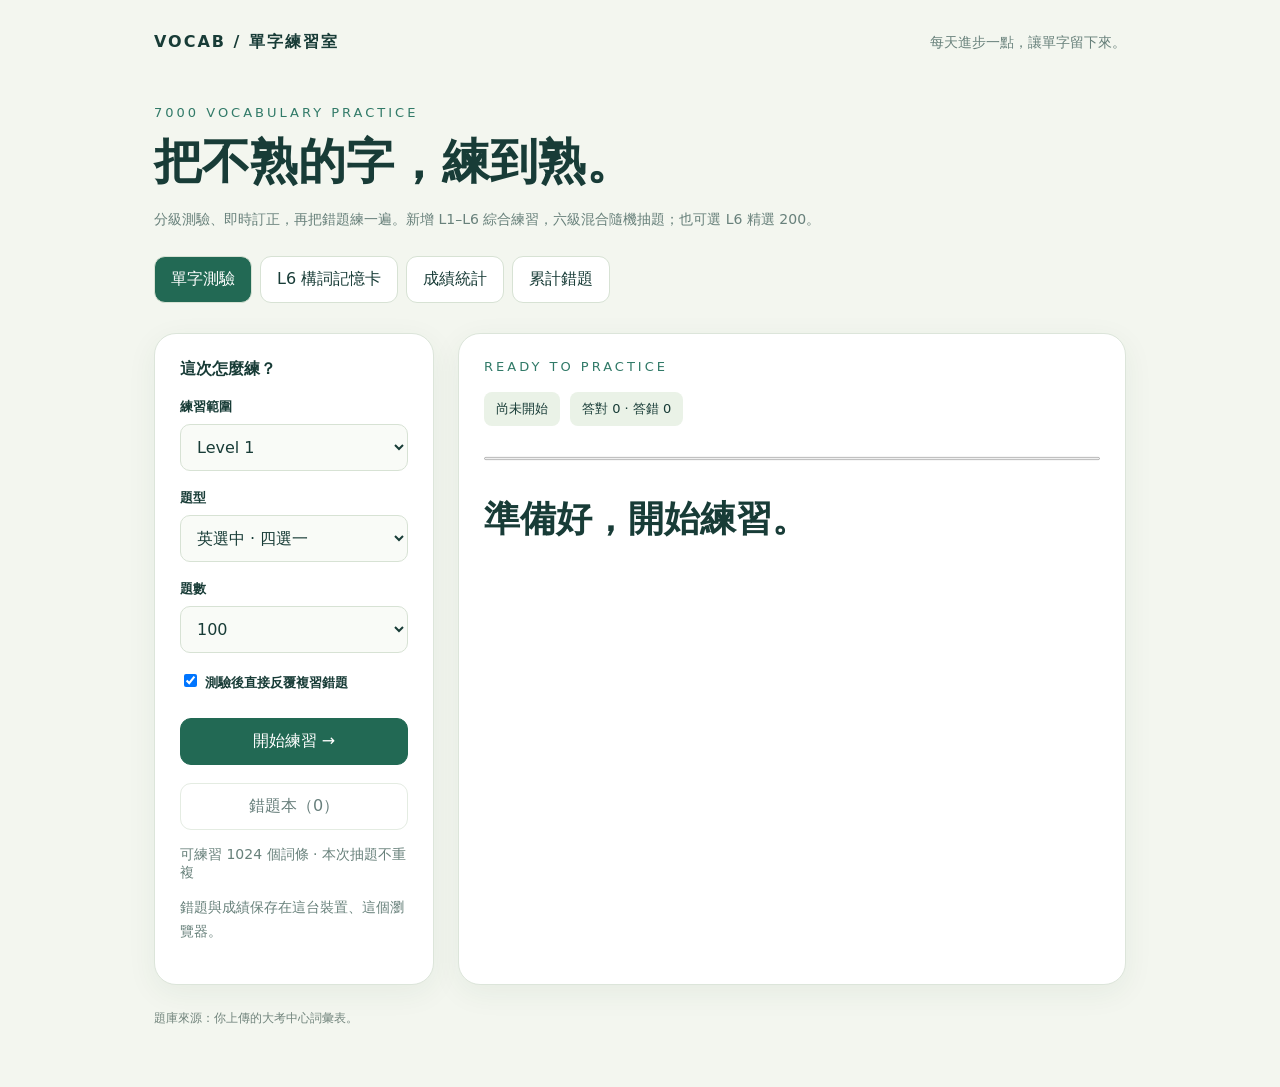
<file: index.html>
<!doctype html><html lang="zh-Hant"><head><meta charset="utf-8"><meta name="viewport" content="width=device-width,initial-scale=1"><title>單字練習室｜7000 Vocabulary</title><style>
:root{font-family:system-ui,-apple-system,sans-serif;color:#183c37;background:#f3f6ef}*{box-sizing:border-box}body{margin:0}header{max-width:1020px;margin:auto;padding:32px 24px;display:flex;justify-content:space-between;align-items:center}header b{letter-spacing:2px}header span,.muted{color:#68817b;font-size:14px}main{max-width:1020px;margin:auto;padding:20px 24px 60px}.eyebrow{color:#317a68;font-size:13px;letter-spacing:3px}h1{font-size:clamp(32px,5vw,48px);margin:10px 0}p{line-height:1.7}.layout{display:grid;grid-template-columns:280px 1fr;gap:24px;margin-top:30px}.panel{background:white;border:1px solid #dce5da;border-radius:22px;padding:25px;box-shadow:0 8px 30px #234c3410}label{display:block;font-size:13px;font-weight:650;margin:18px 0 8px}select,input{width:100%;padding:12px;background:#f9fbf7;border:1px solid #d7e2d4;border-radius:10px;color:inherit;font:inherit}button{font:inherit;cursor:pointer;border-radius:11px;border:1px solid #d7e2d4;background:white;padding:12px 16px;color:inherit}button:hover{background:#edf5eb}button:focus-visible{outline:3px solid #cf993e}button:disabled{cursor:default;opacity:.65}.primary{background:#226954;color:white;border-color:#226954}.primary:hover{background:#194f40}.wide{width:100%;margin-top:18px}.stats{display:flex;gap:10px;flex-wrap:wrap;margin:18px 0}.stat{background:#eaf2e7;padding:8px 12px;border-radius:8px;font-size:13px}progress{width:100%;height:7px;accent-color:#30765d}#prompt{font-size:clamp(24px,4vw,36px);overflow-wrap:anywhere;margin:32px 0 8px}#ipa{color:#71847c;margin-bottom:26px}.choices{display:grid;gap:12px}.choice{text-align:left;line-height:1.6;display:block;width:100%}.correct{background:#e1f4e4!important;border-color:#3f9564}.wrong{background:#fff0ec!important;border-color:#c96a54}#feedback{line-height:1.8;min-height:36px;margin:18px 0}#next{float:right}#question{min-height:470px}nav{display:flex;gap:8px;margin-top:24px}nav button.active{background:#226954;color:white}#rootCards{margin-top:26px}.root-grid{display:grid;grid-template-columns:repeat(auto-fit,minmax(min(100%,280px),1fr));gap:16px}.root-section{margin:26px 0}.root-section h3{font-size:20px}.root h4{font-size:26px;margin:12px 0;overflow-wrap:anywhere}.root-tag{font-size:12px;color:#317a68}.root-meaning{font-weight:650}.root ul{padding-left:20px;line-height:1.9}.root li{overflow-wrap:anywhere}.root-clue{font-size:14px;padding:12px;background:#edf5eb;border-radius:10px}.root details{margin-top:16px;font-size:14px;line-height:1.7}.root summary{cursor:pointer;color:#875d25}.root details p{color:#6d6c57}a{color:#226954}.root{background:white;border:1px solid #dce5da;border-radius:16px;padding:22px}.root b{font-size:24px}.root p{margin-bottom:0}.hidden{display:none!important}.notice{padding:12px;border-radius:10px;background:#fff4d9;font-size:13px}footer{margin-top:25px;font-size:12px;color:#71847c}#storageNote{color:#9b4d29}#summary{font-size:18px;line-height:1.8}#statsView{margin-top:30px}#statsView .filters{display:grid;grid-template-columns:repeat(auto-fit,minmax(180px,1fr));gap:12px;margin:6px 0 4px}#statChart{width:100%;height:auto;display:block;margin:14px 0 6px}.table-wrap{overflow-x:auto;margin-top:12px}#statTable,#wordTable{width:100%;border-collapse:collapse;font-size:14px}#statTable th,#statTable td,#wordTable th,#wordTable td{text-align:left;padding:9px 10px;border-bottom:1px solid #e6eee3;white-space:nowrap}#statTable th,#wordTable th{color:#68817b;font-weight:650}#statTable td.num,#statTable th.num,#wordTable td.num,#wordTable th.num{text-align:right}#wordsView{margin-top:30px}#wordsView .filters{display:grid;grid-template-columns:repeat(auto-fit,minmax(180px,1fr));gap:12px;margin:6px 0 4px;align-items:end}.danger{color:#9b4d29}#statEmpty{padding:20px 0}@media(max-width:720px){.layout{grid-template-columns:1fr}.panel{padding:20px}header{padding:24px}header span{display:none}main{padding-top:0}.layout{gap:16px}#question{min-height:380px}}
</style></head><body><header><b>VOCAB / 單字練習室</b><span>每天進步一點，讓單字留下來。</span></header><main><div class="eyebrow">7000 VOCABULARY PRACTICE</div><h1>把不熟的字，練到熟。</h1><p class="muted">分級測驗、即時訂正，再把錯題練一遍。新增 L1–L6 綜合練習，六級混合隨機抽題；也可選 L6 精選 200。</p><nav><button id="quizTab" class="active">單字測驗</button><button id="rootsTab">L6 構詞記憶卡</button><button id="statsTab">成績統計</button><button id="wordsTab">累計錯題</button></nav><section id="quizView" class="layout"><aside class="panel"><b>這次怎麼練？</b><label for="level">練習範圍</label><select id="level"><option>載入中…</option></select><label for="mode">題型</label><select id="mode"><option value="E2C">英選中 · 四選一</option><option value="C2E">中選英 · 四選一</option><option value="SPELL">看中文 · 拼英文</option></select><label for="count">題數</label><select id="count"><option>10</option><option>20</option><option>50</option><option selected>100</option><option>200</option><option value="all">全部</option></select><label><input id="auto" type="checkbox" checked style="width:auto"> 測驗後直接反覆複習錯題</label><button id="start" class="primary wide" disabled>載入中…</button><button id="review" class="wide" disabled>錯題本（0）</button><div id="poolInfo" class="muted" style="margin-top:16px"></div><p class="muted">錯題與成績保存在這台裝置、這個瀏覽器。</p><p id="storageNote" role="status"></p></aside><article id="question" class="panel"><div class="eyebrow" id="stage">READY TO PRACTICE</div><div class="stats"><span class="stat" id="progressText">尚未開始</span><span class="stat" id="score">答對 0 · 答錯 0</span></div><progress id="progress" max="100" value="0"></progress><h2 id="prompt">準備好，開始練習。</h2><div id="ipa"></div><div id="choices" class="choices"></div><form id="spellForm" class="hidden"><label for="spelling">輸入英文單字</label><input id="spelling" autocomplete="off" autocapitalize="off" spellcheck="false"><button class="primary wide">檢查答案</button></form><div id="feedback" role="status" aria-live="polite"></div><div id="summary"></div><button id="reveal" class="hidden">不會，顯示答案</button><button id="next" class="primary hidden">下一題 →</button></article></section><section id="rootsView" class="hidden"><p>依你的 L6 字源整理重新核對：4 組字首、6 組字根、5 組字尾。先看核心義，再記例字中文；可展開每張卡的「易錯提醒」。</p><p class="notice">字源線索幫助記憶，不等於逐字翻譯。字尾通常提示詞性；實際字義與用法仍要看完整單字及句子。例字均已核對於原詞彙表 Level 6。</p><div id="rootCards"></div><p class="muted">核對參考：<a href="https://www.ahdictionary.com/word/search.html?q=subsequent" target="_blank" rel="noopener">subsequent 字源</a> · <a href="https://www.ahdictionary.com/word/search.html?q=inject" target="_blank" rel="noopener">inject 字源</a> · <a href="https://www.ahdictionary.com/word/search.html?q=prescribe" target="_blank" rel="noopener">prescribe 字源</a> · <a href="https://dictionary.cambridge.org/grammar/british-grammar/suffixes" target="_blank" rel="noopener">Cambridge 字尾用法</a></p></section><section id="statsView" class="hidden"><div class="panel"><b>每次測驗的正確率</b><p class="muted">只計算每次測驗的首次作答，錯題複習不會混進來。紀錄保存在這台裝置、這個瀏覽器。</p><div class="filters"><div><label for="statScope">練習範圍</label><select id="statScope"><option value="all">全部範圍</option></select></div><div><label for="statMode">題型</label><select id="statMode"><option value="all">全部題型</option><option value="E2C">英選中</option><option value="C2E">中選英</option><option value="SPELL">拼英文</option></select></div></div><div id="statChips" class="stats"></div><svg id="statChart" viewBox="0 0 600 220" role="img" aria-label="最近測驗的正確率走勢圖"></svg><p id="statEmpty" class="muted hidden">還沒有符合條件的測驗紀錄。完成一次測驗後，成績會出現在這裡。</p><div class="table-wrap"><table id="statTable"></table></div><button id="statClear" class="wide danger">清除成績紀錄</button></div></section><section id="wordsView" class="hidden"><div class="panel"><b>單字累計紀錄</b><p class="muted">每個單字從第一次練習起，累計答對與答錯次數（含錯題複習輪次，按「不會，顯示答案」也算答錯）。即使後來答對、從錯題本移除，累計仍會保留。紀錄保存在這台裝置、這個瀏覽器。</p><div class="filters"><div><label for="wordSort">排序方式</label><select id="wordSort"><option value="wrong">答錯次數（多到少）</option><option value="rate">錯誤率（高到低）</option><option value="recent">最近練習</option></select></div><div><label><input id="wordOnlyWrong" type="checkbox" checked style="width:auto"> 只顯示答錯過的字</label></div></div><div id="wordChips" class="stats"></div><button id="wordPractice" class="primary wide">練習累計錯最多的 50 字</button><p id="wordEmpty" class="muted hidden">還沒有符合條件的單字紀錄。完成幾題測驗後，累計會出現在這裡。</p><div class="table-wrap"><table id="wordTable"></table></div><p class="muted">最多顯示前 100 字。</p><button id="wordClear" class="wide danger">清除單字累計紀錄</button></div></section><footer id="history"></footer></main><script src="app.js?v=words-20261101"></script></body></html>
</file>
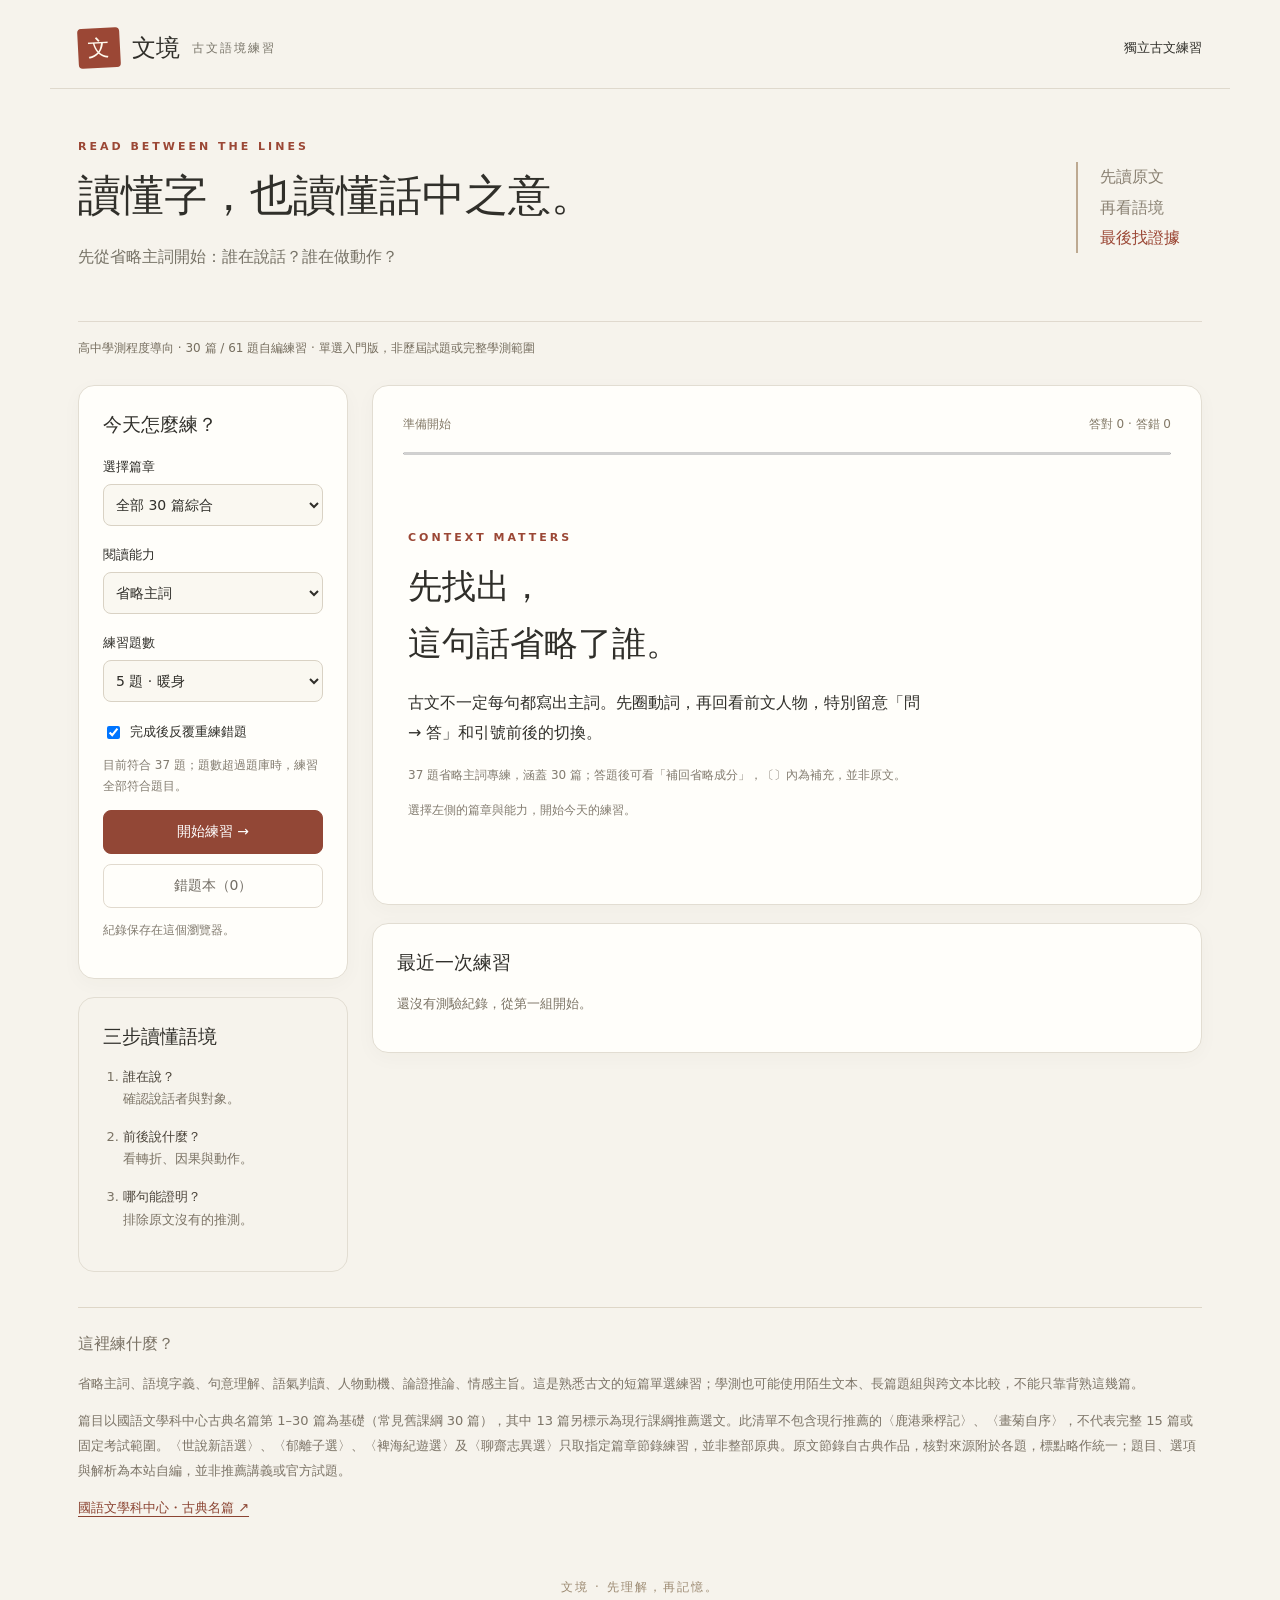
<file: guwen-standalone/index.html>
<!doctype html><html lang="zh-Hant"><head><meta charset="utf-8"><meta name="viewport" content="width=device-width,initial-scale=1"><title>文境｜高中古文語境練習</title><link rel="stylesheet" href="style.css?v=1"></head><body><header><a class="brand" href="./"><span class="seal">文</span> 文境 <small>古文語境練習</small></a><span class="back">獨立古文練習</span></header><main><div class="intro"><div><p class="eyebrow">READ BETWEEN THE LINES</p><h1>讀懂字，也讀懂話中之意。</h1><p class="lead">先從省略主詞開始：誰在說話？誰在做動作？</p></div><div class="intro-note">先讀原文<br>再看語境<br><strong>最後找證據</strong></div></div><p class="scope">高中學測程度導向 · 30 篇 / 61 題自編練習 · 單選入門版，非歷屆試題或完整學測範圍</p><div class="layout"><aside><section class="panel settings"><h2>今天怎麼練？</h2><label for="textSelect">選擇篇章</label><select id="textSelect"><option value="all">全部 30 篇綜合</option></select><label for="skillSelect">閱讀能力</label><select id="skillSelect"><option value="all">全部能力</option></select><label for="count">練習題數</label><select id="count"><option value="5" selected>5 題 · 暖身</option><option value="10">10 題 · 日常練習</option><option value="20">20 題 · 加強練習</option><option value="all">全部符合題目</option></select><label class="checkbox"><input type="checkbox" id="auto" checked> 完成後反覆重練錯題</label><p id="poolInfo" class="muted"></p><button id="start" class="primary wide">開始練習 →</button><button id="review" class="wide">錯題本（0）</button><p id="storageNote" class="muted">紀錄保存在這個瀏覽器。</p></section><section class="panel method"><h2>三步讀懂語境</h2><ol><li><b>誰在說？</b><br>確認說話者與對象。</li><li><b>前後說什麼？</b><br>看轉折、因果與動作。</li><li><b>哪句能證明？</b><br>排除原文沒有的推測。</li></ol></section></aside><div><article class="panel exercise"><div class="question-meta"><span id="stage">準備開始</span><span id="score">答對 0 · 答錯 0</span></div><progress id="progress" value="0" max="100"></progress><div id="welcome"><p class="eyebrow">CONTEXT MATTERS</p><h2>先找出，<br>這句話省略了誰。</h2><p>古文不一定每句都寫出主詞。先圈動詞，再回看前文人物，特別留意「問 → 答」和引號前後的切換。</p><p class="muted">37 題省略主詞專練，涵蓋 30 篇；答題後可看「補回省略成分」，〔〕內為補充，並非原文。</p><p class="muted">選擇左側的篇章與能力，開始今天的練習。</p></div><section id="exerciseBody" hidden><span id="typeTag" class="tag"></span><h2 id="title"></h2><p id="context" class="context"></p><blockquote id="passage"></blockquote><a id="source" target="_blank" rel="noopener" class="source">核對原文 ↗</a><h3 id="question" tabindex="-1"></h3><div id="options" class="options"></div><section id="analysis" hidden aria-live="polite"><h3 id="feedback"></h3><p id="correctAnswer"></p><div class="clue"><b>原文證據</b><p id="clue"></p></div><div id="restoredBox" class="clue" hidden><b>補回省略成分 · 〔〕內非原文</b><p id="restored"></p></div><p id="explanation"></p><details><summary>這篇怎麼讀？</summary><ul id="notes"></ul></details></section><div class="actions"><button id="unknown">還不會，先看解析</button><button id="next" class="primary" hidden>下一題 →</button></div></section><section id="result" hidden aria-live="polite"><p class="eyebrow">PRACTICE COMPLETE</p><h2 id="resultTitle"></h2><p id="resultText"></p><div id="breakdown"></div><p class="muted">回到設定可重新抽題，或開啟錯題本繼續練習。</p></section></article><section class="panel history"><h2>最近一次練習</h2><p id="history">還沒有測驗紀錄，從第一組開始。</p></section></div></div><section class="about"><h2>這裡練什麼？</h2><p>省略主詞、語境字義、句意理解、語氣判讀、人物動機、論證推論、情感主旨。這是熟悉古文的短篇單選練習；學測也可能使用陌生文本、長篇題組與跨文本比較，不能只靠背熟這幾篇。</p><p>篇目以國語文學科中心古典名篇第 1–30 篇為基礎（常見舊課綱 30 篇），其中 13 篇另標示為現行課綱推薦選文。此清單不包含現行推薦的〈鹿港乘桴記〉、〈畫菊自序〉，不代表完整 15 篇或固定考試範圍。〈世說新語選〉、〈郁離子選〉、〈裨海紀遊選〉及〈聊齋志異選〉只取指定篇章節錄練習，並非整部原典。原文節錄自古典作品，核對來源附於各題，標點略作統一；題目、選項與解析為本站自編，並非推薦講義或官方試題。</p><a href="https://cerclearning.tp.edu.tw/classical" target="_blank" rel="noopener">國語文學科中心・古典名篇 ↗</a></section></main><footer>文境 · 先理解，再記憶。</footer><script src="data.js?v=thirty-61"></script><script src="app.js?v=thirty-61"></script></body></html>
</file>
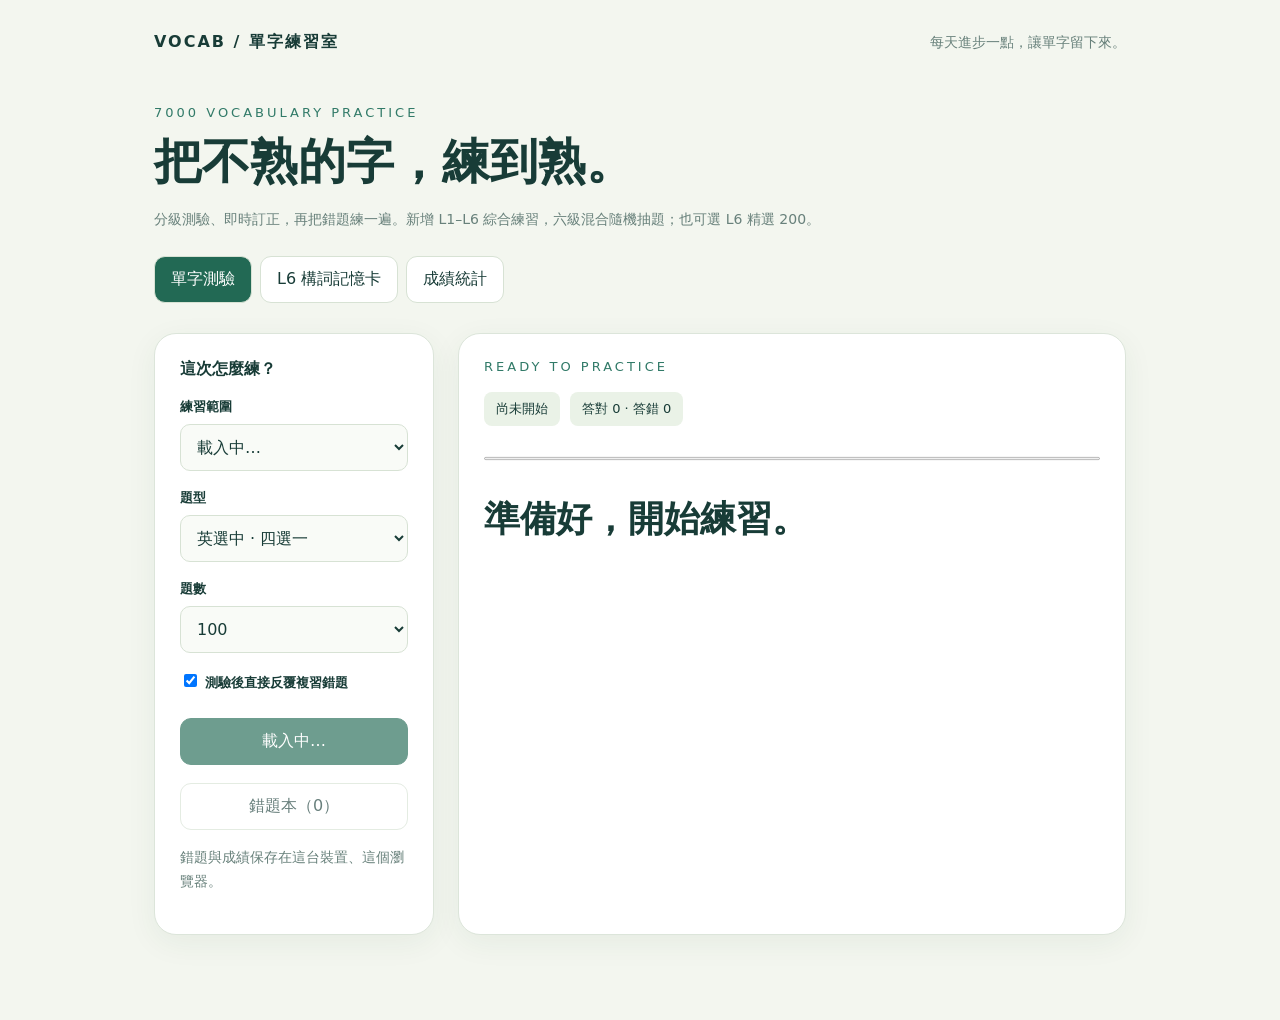
<file: index-7.html>
<!doctype html><html lang="zh-Hant"><head><meta charset="utf-8"><meta name="viewport" content="width=device-width,initial-scale=1"><title>單字練習室｜7000 Vocabulary</title><style>
:root{font-family:system-ui,-apple-system,sans-serif;color:#183c37;background:#f3f6ef}*{box-sizing:border-box}body{margin:0}header{max-width:1020px;margin:auto;padding:32px 24px;display:flex;justify-content:space-between;align-items:center}header b{letter-spacing:2px}header span,.muted{color:#68817b;font-size:14px}main{max-width:1020px;margin:auto;padding:20px 24px 60px}.eyebrow{color:#317a68;font-size:13px;letter-spacing:3px}h1{font-size:clamp(32px,5vw,48px);margin:10px 0}p{line-height:1.7}.layout{display:grid;grid-template-columns:280px 1fr;gap:24px;margin-top:30px}.panel{background:white;border:1px solid #dce5da;border-radius:22px;padding:25px;box-shadow:0 8px 30px #234c3410}label{display:block;font-size:13px;font-weight:650;margin:18px 0 8px}select,input{width:100%;padding:12px;background:#f9fbf7;border:1px solid #d7e2d4;border-radius:10px;color:inherit;font:inherit}button{font:inherit;cursor:pointer;border-radius:11px;border:1px solid #d7e2d4;background:white;padding:12px 16px;color:inherit}button:hover{background:#edf5eb}button:focus-visible{outline:3px solid #cf993e}button:disabled{cursor:default;opacity:.65}.primary{background:#226954;color:white;border-color:#226954}.primary:hover{background:#194f40}.wide{width:100%;margin-top:18px}.stats{display:flex;gap:10px;flex-wrap:wrap;margin:18px 0}.stat{background:#eaf2e7;padding:8px 12px;border-radius:8px;font-size:13px}progress{width:100%;height:7px;accent-color:#30765d}#prompt{font-size:clamp(24px,4vw,36px);overflow-wrap:anywhere;margin:32px 0 8px}#ipa{color:#71847c;margin-bottom:26px}.choices{display:grid;gap:12px}.choice{text-align:left;line-height:1.6;display:block;width:100%}.correct{background:#e1f4e4!important;border-color:#3f9564}.wrong{background:#fff0ec!important;border-color:#c96a54}#feedback{line-height:1.8;min-height:36px;margin:18px 0}#next{float:right}#question{min-height:470px}nav{display:flex;gap:8px;margin-top:24px}nav button.active{background:#226954;color:white}#rootCards{margin-top:26px}.root-grid{display:grid;grid-template-columns:repeat(auto-fit,minmax(min(100%,280px),1fr));gap:16px}.root-section{margin:26px 0}.root-section h3{font-size:20px}.root h4{font-size:26px;margin:12px 0;overflow-wrap:anywhere}.root-tag{font-size:12px;color:#317a68}.root-meaning{font-weight:650}.root ul{padding-left:20px;line-height:1.9}.root li{overflow-wrap:anywhere}.root-clue{font-size:14px;padding:12px;background:#edf5eb;border-radius:10px}.root details{margin-top:16px;font-size:14px;line-height:1.7}.root summary{cursor:pointer;color:#875d25}.root details p{color:#6d6c57}a{color:#226954}.root{background:white;border:1px solid #dce5da;border-radius:16px;padding:22px}.root b{font-size:24px}.root p{margin-bottom:0}.hidden{display:none!important}.notice{padding:12px;border-radius:10px;background:#fff4d9;font-size:13px}footer{margin-top:25px;font-size:12px;color:#71847c}#storageNote{color:#9b4d29}#summary{font-size:18px;line-height:1.8}#statsView{margin-top:30px}#statsView .filters{display:grid;grid-template-columns:repeat(auto-fit,minmax(180px,1fr));gap:12px;margin:6px 0 4px}#statChart{width:100%;height:auto;display:block;margin:14px 0 6px}.table-wrap{overflow-x:auto;margin-top:12px}#statTable{width:100%;border-collapse:collapse;font-size:14px}#statTable th,#statTable td{text-align:left;padding:9px 10px;border-bottom:1px solid #e6eee3;white-space:nowrap}#statTable th{color:#68817b;font-weight:650}#statTable td.num,#statTable th.num{text-align:right}.danger{color:#9b4d29}#statEmpty{padding:20px 0}@media(max-width:720px){.layout{grid-template-columns:1fr}.panel{padding:20px}header{padding:24px}header span{display:none}main{padding-top:0}.layout{gap:16px}#question{min-height:380px}}
</style></head><body><header><b>VOCAB / 單字練習室</b><span>每天進步一點，讓單字留下來。</span></header><main><div class="eyebrow">7000 VOCABULARY PRACTICE</div><h1>把不熟的字，練到熟。</h1><p class="muted">分級測驗、即時訂正，再把錯題練一遍。新增 L1–L6 綜合練習，六級混合隨機抽題；也可選 L6 精選 200。</p><nav><button id="quizTab" class="active">單字測驗</button><button id="rootsTab">L6 構詞記憶卡</button><button id="statsTab">成績統計</button></nav><section id="quizView" class="layout"><aside class="panel"><b>這次怎麼練？</b><label for="level">練習範圍</label><select id="level"><option>載入中…</option></select><label for="mode">題型</label><select id="mode"><option value="E2C">英選中 · 四選一</option><option value="C2E">中選英 · 四選一</option><option value="SPELL">看中文 · 拼英文</option></select><label for="count">題數</label><select id="count"><option>10</option><option>20</option><option>50</option><option selected>100</option><option>200</option><option value="all">全部</option></select><label><input id="auto" type="checkbox" checked style="width:auto"> 測驗後直接反覆複習錯題</label><button id="start" class="primary wide" disabled>載入中…</button><button id="review" class="wide" disabled>錯題本（0）</button><div id="poolInfo" class="muted" style="margin-top:16px"></div><p class="muted">錯題與成績保存在這台裝置、這個瀏覽器。</p><p id="storageNote" role="status"></p></aside><article id="question" class="panel"><div class="eyebrow" id="stage">READY TO PRACTICE</div><div class="stats"><span class="stat" id="progressText">尚未開始</span><span class="stat" id="score">答對 0 · 答錯 0</span></div><progress id="progress" max="100" value="0"></progress><h2 id="prompt">準備好，開始練習。</h2><div id="ipa"></div><div id="choices" class="choices"></div><form id="spellForm" class="hidden"><label for="spelling">輸入英文單字</label><input id="spelling" autocomplete="off" autocapitalize="off" spellcheck="false"><button class="primary wide">檢查答案</button></form><div id="feedback" role="status" aria-live="polite"></div><div id="summary"></div><button id="reveal" class="hidden">不會，顯示答案</button><button id="next" class="primary hidden">下一題 →</button></article></section><section id="rootsView" class="hidden"><p>依你的 L6 字源整理重新核對：4 組字首、6 組字根、5 組字尾。先看核心義，再記例字中文；可展開每張卡的「易錯提醒」。</p><p class="notice">字源線索幫助記憶，不等於逐字翻譯。字尾通常提示詞性；實際字義與用法仍要看完整單字及句子。例字均已核對於原詞彙表 Level 6。</p><div id="rootCards"></div><p class="muted">核對參考：<a href="https://www.ahdictionary.com/word/search.html?q=subsequent" target="_blank" rel="noopener">subsequent 字源</a> · <a href="https://www.ahdictionary.com/word/search.html?q=inject" target="_blank" rel="noopener">inject 字源</a> · <a href="https://www.ahdictionary.com/word/search.html?q=prescribe" target="_blank" rel="noopener">prescribe 字源</a> · <a href="https://dictionary.cambridge.org/grammar/british-grammar/suffixes" target="_blank" rel="noopener">Cambridge 字尾用法</a></p></section><section id="statsView" class="hidden"><div class="panel"><b>每次測驗的正確率</b><p class="muted">只計算每次測驗的首次作答，錯題複習不會混進來。紀錄保存在這台裝置、這個瀏覽器。</p><div class="filters"><div><label for="statScope">練習範圍</label><select id="statScope"><option value="all">全部範圍</option></select></div><div><label for="statMode">題型</label><select id="statMode"><option value="all">全部題型</option><option value="E2C">英選中</option><option value="C2E">中選英</option><option value="SPELL">拼英文</option></select></div></div><div id="statChips" class="stats"></div><svg id="statChart" viewBox="0 0 600 220" role="img" aria-label="最近測驗的正確率走勢圖"></svg><p id="statEmpty" class="muted hidden">還沒有符合條件的測驗紀錄。完成一次測驗後，成績會出現在這裡。</p><div class="table-wrap"><table id="statTable"></table></div><button id="statClear" class="wide danger">清除成績紀錄</button></div></section><footer id="history"></footer></main><script src="app.js?v=stats-20261101"></script></body></html>
</file>
<file: guwen-standalone/style.css>
:root{font-family:system-ui,-apple-system,'Noto Sans TC',sans-serif;color:#302f2a;background:#f6f3ec;font-synthesis:none}*{box-sizing:border-box}body{margin:0}a{color:#8b4432;text-underline-offset:4px}header{max-width:1180px;margin:auto;padding:28px 28px 20px;display:flex;align-items:center;justify-content:space-between;border-bottom:1px solid #dfd9cd}.brand{display:flex;gap:12px;align-items:center;color:#302f2a;text-decoration:none;font-size:24px;font-weight:700}.brand small{font-size:12px;letter-spacing:2px;color:#797569;font-weight:400}.seal{font-family:serif;background:#9b4735;color:#fff9ed;font-size:22px;padding:5px 10px;border-radius:4px;transform:rotate(-3deg)}.back{font-size:13px}main{max-width:1180px;margin:auto;padding:28px}.intro{display:flex;justify-content:space-between;gap:25px;align-items:center;padding:12px 0 22px}.eyebrow{font-size:11px;letter-spacing:3px;color:#9b4735;font-weight:700}h1{font-family:'Noto Serif TC','Songti TC',serif;font-size:clamp(28px,4vw,43px);font-weight:600;line-height:1.45;margin:12px 0}.lead{color:#777367;line-height:1.7}.intro-note{border-left:2px solid #bda991;padding:0 22px;font-family:serif;line-height:1.9;color:#898072;white-space:nowrap}.intro-note strong{color:#9b4735}.scope{font-size:12px;color:#766e5f;border-top:1px solid #e0d9ce;padding-top:18px;margin-bottom:28px}.layout{display:grid;grid-template-columns:270px minmax(0,1fr);gap:24px}.panel{background:#fffefa;border:1px solid #e2ddd2;border-radius:16px;padding:24px;box-shadow:0 5px 20px #4e412608}h2{font-size:19px;line-height:1.5;margin:0 0 16px}label{display:block;font-size:13px;font-weight:600;margin:20px 0 8px}select{display:block;width:100%;padding:11px 8px;border:1px solid #d9d2c4;background:#faf8f1;border-radius:8px;color:inherit;font:inherit;font-size:14px}.checkbox{font-size:13px;font-weight:400;display:flex;gap:7px;line-height:1.6}button{font:inherit;font-size:14px;border:1px solid #d8cfc0;background:#fffefa;color:#453e34;padding:12px 15px;border-radius:8px;cursor:pointer}button:hover{background:#f1eadd}button:focus-visible,select:focus-visible{outline:3px solid #c69869;outline-offset:3px}button:disabled{cursor:default;opacity:.75}.primary{background:#924736;color:#fff;border-color:#924736}.primary:hover{background:#783a2c}.wide{display:block;width:100%;margin-top:10px}.muted{font-size:12px;color:#837c70;line-height:1.8}.method{margin-top:18px;background:transparent;box-shadow:none}.method ol{padding-left:20px;color:#7b7365;font-size:13px;line-height:1.7}.method li{margin:16px 0}.method b{color:#4b443a}.exercise{min-height:520px;padding:30px}.question-meta{display:flex;justify-content:space-between;gap:10px;flex-wrap:wrap;color:#837967;font-size:12px}progress{display:block;width:100%;height:5px;accent-color:#9b4735;margin:18px 0 26px}#welcome{padding:35px 5px;max-width:530px}#welcome h2{font-family:'Songti TC',serif;font-size:34px;line-height:1.65}#welcome p{line-height:1.9}.tag{display:inline-block;background:#efe7d8;color:#7c6446;border-radius:5px;font-size:11px;padding:5px 9px;margin-bottom:14px}.context{font-size:13px;color:#756f63;line-height:1.9}blockquote{margin:22px 0 12px;padding:22px 24px;border-left:3px solid #b69670;background:#f8f4eb;font-family:'Noto Serif TC','Songti TC',serif;font-size:20px;line-height:2;letter-spacing:1px;white-space:pre-wrap;overflow-wrap:anywhere}mark{background:#f5d8a3;color:inherit;border-radius:3px}.source{font-size:12px}h3{font-size:17px;line-height:1.85}#question{margin:26px 0 16px}.options{display:grid;gap:10px}.option{text-align:left;line-height:1.7;display:flex;align-items:flex-start;gap:12px;padding:15px}.letter{border:1px solid #d7cebd;border-radius:5px;padding:0 6px;color:#947754;font-size:12px}.option.correct{background:#edf3e8;border-color:#6d8862}.option.wrong{background:#f9e8e2;border-color:#b36d56}.actions{display:flex;justify-content:space-between;gap:10px;margin-top:24px}#analysis{margin-top:24px;border-top:1px solid #e3dacb;padding-top:16px;font-size:14px;line-height:1.9}.clue{background:#f5eddf;padding:15px;border-radius:8px}.clue b{color:#876441;font-size:12px}.clue p{margin:6px 0}summary{cursor:pointer;color:#86603e}.history{margin-top:18px}.history p{font-size:13px;color:#7b7365;line-height:1.8}.about{margin-top:35px;border-top:1px solid #ded6c7;padding-top:24px;font-size:13px;line-height:1.9;color:#7c7467}.about h2{font-size:16px}footer{padding:30px;text-align:center;font-size:12px;color:#9c8a72;letter-spacing:2px}.skill-row{display:flex;justify-content:space-between;gap:15px;border-bottom:1px solid #e5ddce;padding:12px 0;font-size:14px}#resultText{line-height:1.9}[hidden]{display:none!important}@media(max-width:760px){header{padding:20px}.brand small,.intro-note{display:none}.brand{font-size:21px}main{padding:20px}.layout{grid-template-columns:1fr}.settings{display:grid;grid-template-columns:1fr 1fr;gap:10px 14px}.settings h2,.settings .checkbox,.settings p{grid-column:1/-1}.settings label{margin:10px 0 0}.settings select{grid-column:1/-1}.settings .checkbox{margin-top:10px}.method{display:none}.exercise{padding:20px}blockquote{font-size:19px;padding:16px}h1{font-size:30px}.intro{padding-top:0}.back{font-size:11px}.option{font-size:14px;padding:12px}}
</file>
